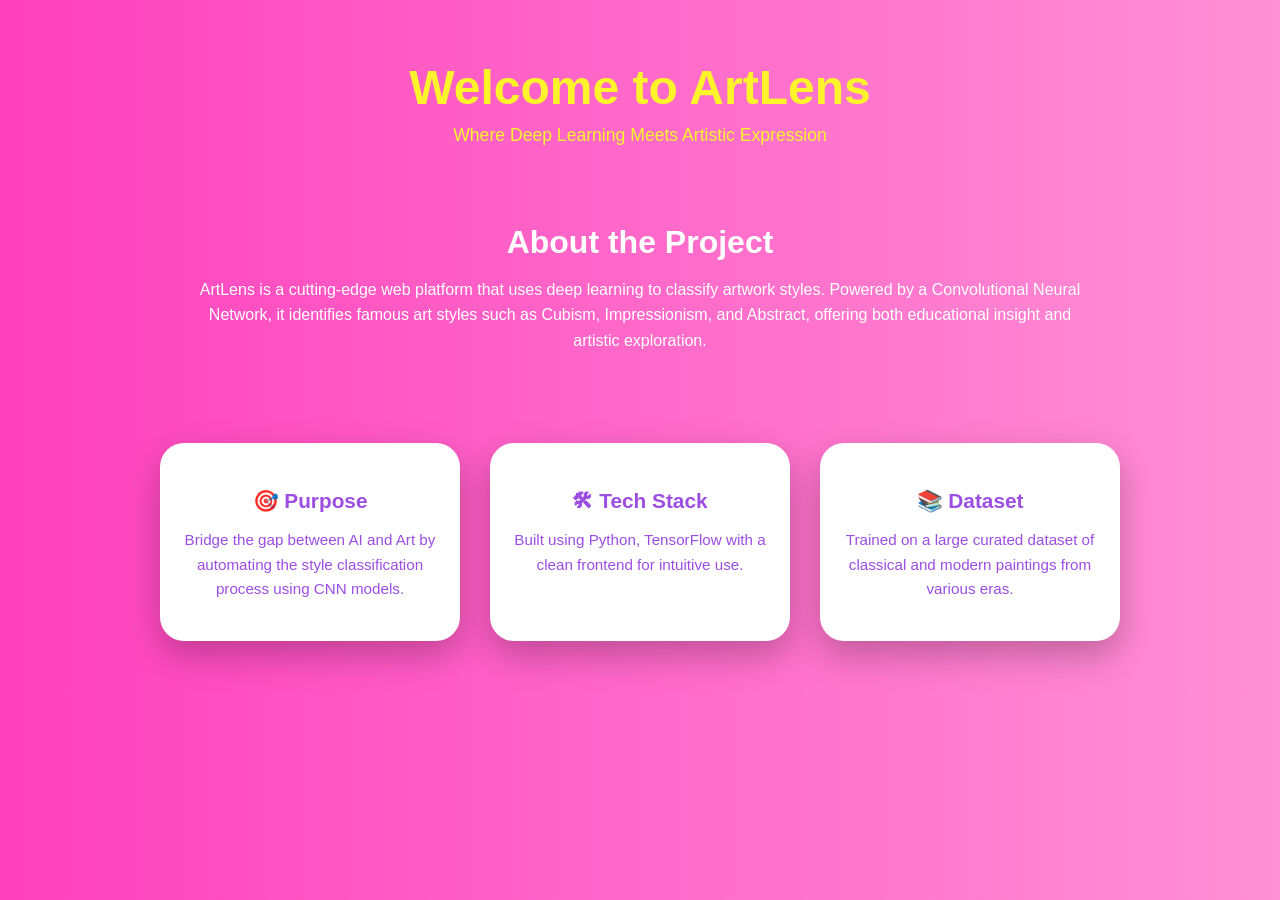
<file: templates/home.html>
<!DOCTYPE html>
<html lang="en">
<head>
  <meta charset="UTF-8" />
  <meta name="viewport" content="width=device-width, initial-scale=1.0"/>
  <title>Home | ArtLens</title>
  <style>
    body {
      margin: 0;
      padding: 0;
      background: linear-gradient(to right, #ff40bd, #ff91d5);
      font-family: 'Segoe UI', sans-serif;
      color: white;
      overflow-x: hidden;
    }

    .header {
      padding: 60px 30px 20px;
      color: #fff42c;
      text-align: center;
    }

    .header h1 {
      font-size: 3rem;
      font-weight: 900;
      margin: 0;
    }

    .header p {
      font-size: 1.1rem;
      margin-top: 10px;
    }

    .intro {
      max-width: 900px;
      margin: 40px auto;
      padding: 0 30px;
      text-align: center;
    }

    .intro h2 {
      font-size: 2rem;
      margin-bottom: 15px;
    }

    .intro p {
      font-size: 1rem;
      line-height: 1.6;
      font-weight: 400;
    }

    .features {
      display: flex;
      justify-content: center;
      gap: 30px;
      flex-wrap: wrap;
      padding: 50px 20px;
    }

    .feature-card {
      background-color: white;
      color: #9c4de2;
      border-radius: 24px;
      padding: 25px 20px;
      width: 260px;
      box-shadow: 0 14px 35px rgba(0, 0, 0, 0.25);
      text-align: center;
      transition: transform 0.3s ease, box-shadow 0.3s ease;
      opacity: 0;
      animation: slideUp 0.8s ease forwards;
    }

    .feature-card:hover {
      transform: translateY(-10px);
      box-shadow: 0 18px 40px rgba(0, 0, 0, 0.3);
    }

    .feature-card h3 {
      font-size: 1.3rem;
      margin-bottom: 10px;
    }

    .feature-card p {
      font-size: 0.95rem;
      font-weight: 500;
      line-height: 1.6;
    }

    .feature-card:nth-child(1) { animation-delay: 0.2s; }
    .feature-card:nth-child(2) { animation-delay: 0.4s; }
    .feature-card:nth-child(3) { animation-delay: 0.6s; }

    @keyframes slideUp {
      0% {
        transform: translateY(50px);
        opacity: 0;
      }
      100% {
        transform: translateY(0);
        opacity: 1;
      }
    }

    @media screen and (max-width: 768px) {
      .header h1 {
        font-size: 2.2rem;
      }

      .intro h2 {
        font-size: 1.5rem;
      }

      .feature-card {
        width: 90%;
      }
    }
  </style>
</head>
<body>

  <div class="header">
    <h1>Welcome to ArtLens</h1>
    <p>Where Deep Learning Meets Artistic Expression</p>
  </div>

  <section class="intro">
    <h2>About the Project</h2>
    <p>
      ArtLens is a cutting-edge web platform that uses deep learning to classify artwork styles.
      Powered by a Convolutional Neural Network, it identifies famous art styles such as Cubism,
      Impressionism, and Abstract, offering both educational insight and artistic exploration.
    </p>
  </section>

  <section class="features">
    <div class="feature-card">
      <h3>🎯 Purpose</h3>
      <p>Bridge the gap between AI and Art by automating the style classification process using CNN models.</p>
    </div>
    <div class="feature-card">
      <h3>🛠 Tech Stack</h3>
      <p>Built using Python, TensorFlow with a clean frontend for intuitive use.</p>
    </div>
    <div class="feature-card">
      <h3>📚 Dataset</h3>
      <p>Trained on a large curated dataset of classical and modern paintings from various eras.</p>
    </div>
  </section>

</body>
</html>
</file>
